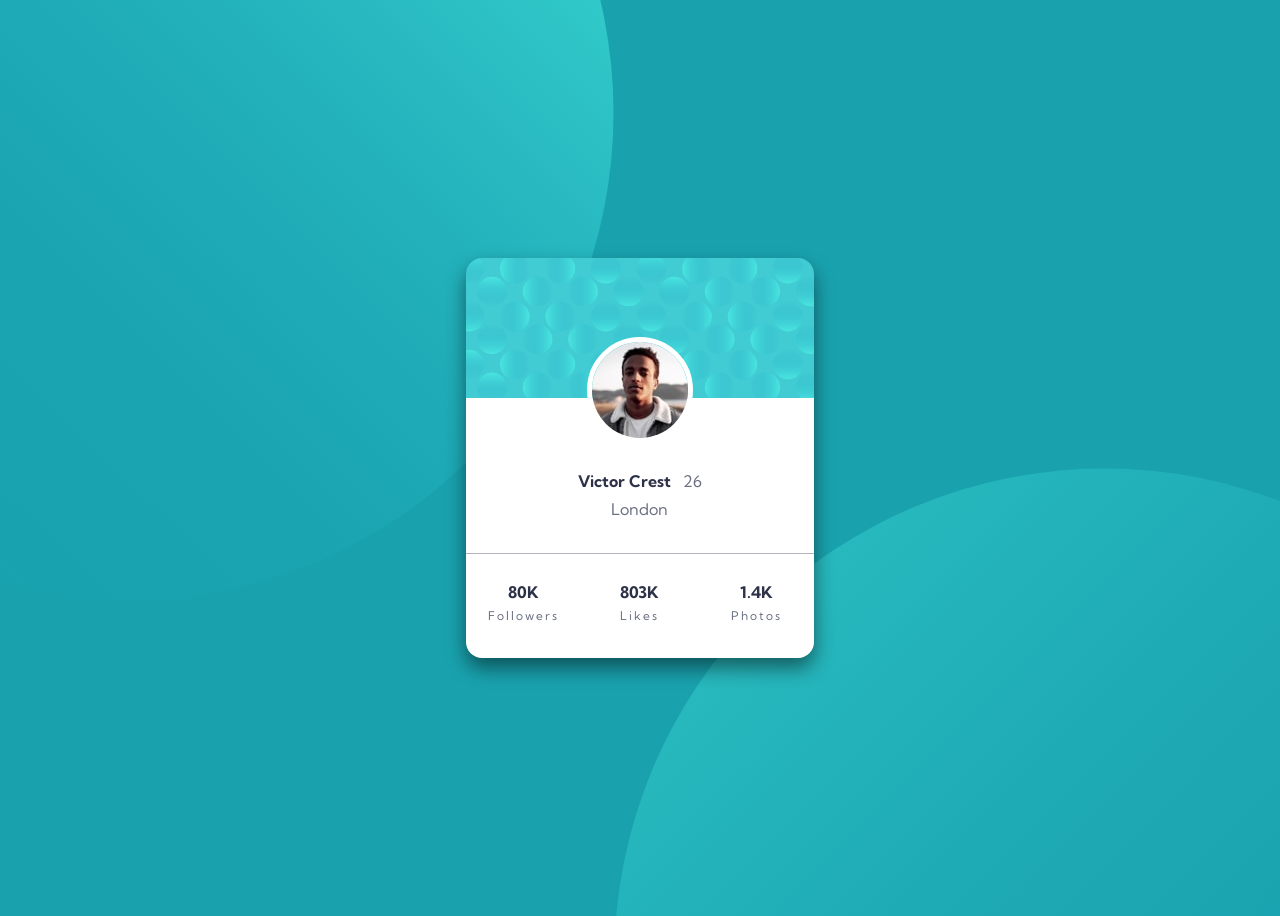
<file: index.html>
<!DOCTYPE html>
<html lang="en">
<head>
  <meta charset="UTF-8">
  <meta name="viewport" content="width=device-width, initial-scale=1.0"> <!-- displays site properly based on user's device -->

  <link rel="icon" type="image/png" sizes="32x32" href="./images/favicon-32x32.png">
  
  <title>Frontend Mentor | Profile card component</title>

  <!-- Feel free to remove these styles or customise in your own stylesheet 👍 -->
  <style>
    .attribution { font-size: 11px; text-align: center; }
    .attribution a { color: hsl(228, 45%, 44%); }
  </style>
  <link rel="stylesheet" href="style.css">
</head>
<body>

  <main>
    <div class="card">
      <div class="img"><img src="images/image-victor.jpg" alt="Victor profile picture"></div>
      <div class="coords">
        <div class="name">Victor Crest <span class="age">26</span></div>
        <div class="city">London</div>
      </div>
      <div class="stats">
        <div class="element elemnt-1">
          <div class="number">80K</div>
          <div class="stat">Followers</div>
        </div>
        <div class="element element-2">
          <div class="number">803K</div>
          <div class="stat">Likes</div>
        </div>
        <div class="element element-3">
          <div class="number">1.4K</div>
          <div class="stat">Photos</div>
        </div>
      </div>
    </div>
  </main>

  <div class="attribution">
    Challenge by <a href="https://www.frontendmentor.io?ref=challenge" target="_blank">Frontend Mentor</a>. 
    Coded by <a href="#">Malek Miled</a>.
  </div>
</body>
</html>
</file>
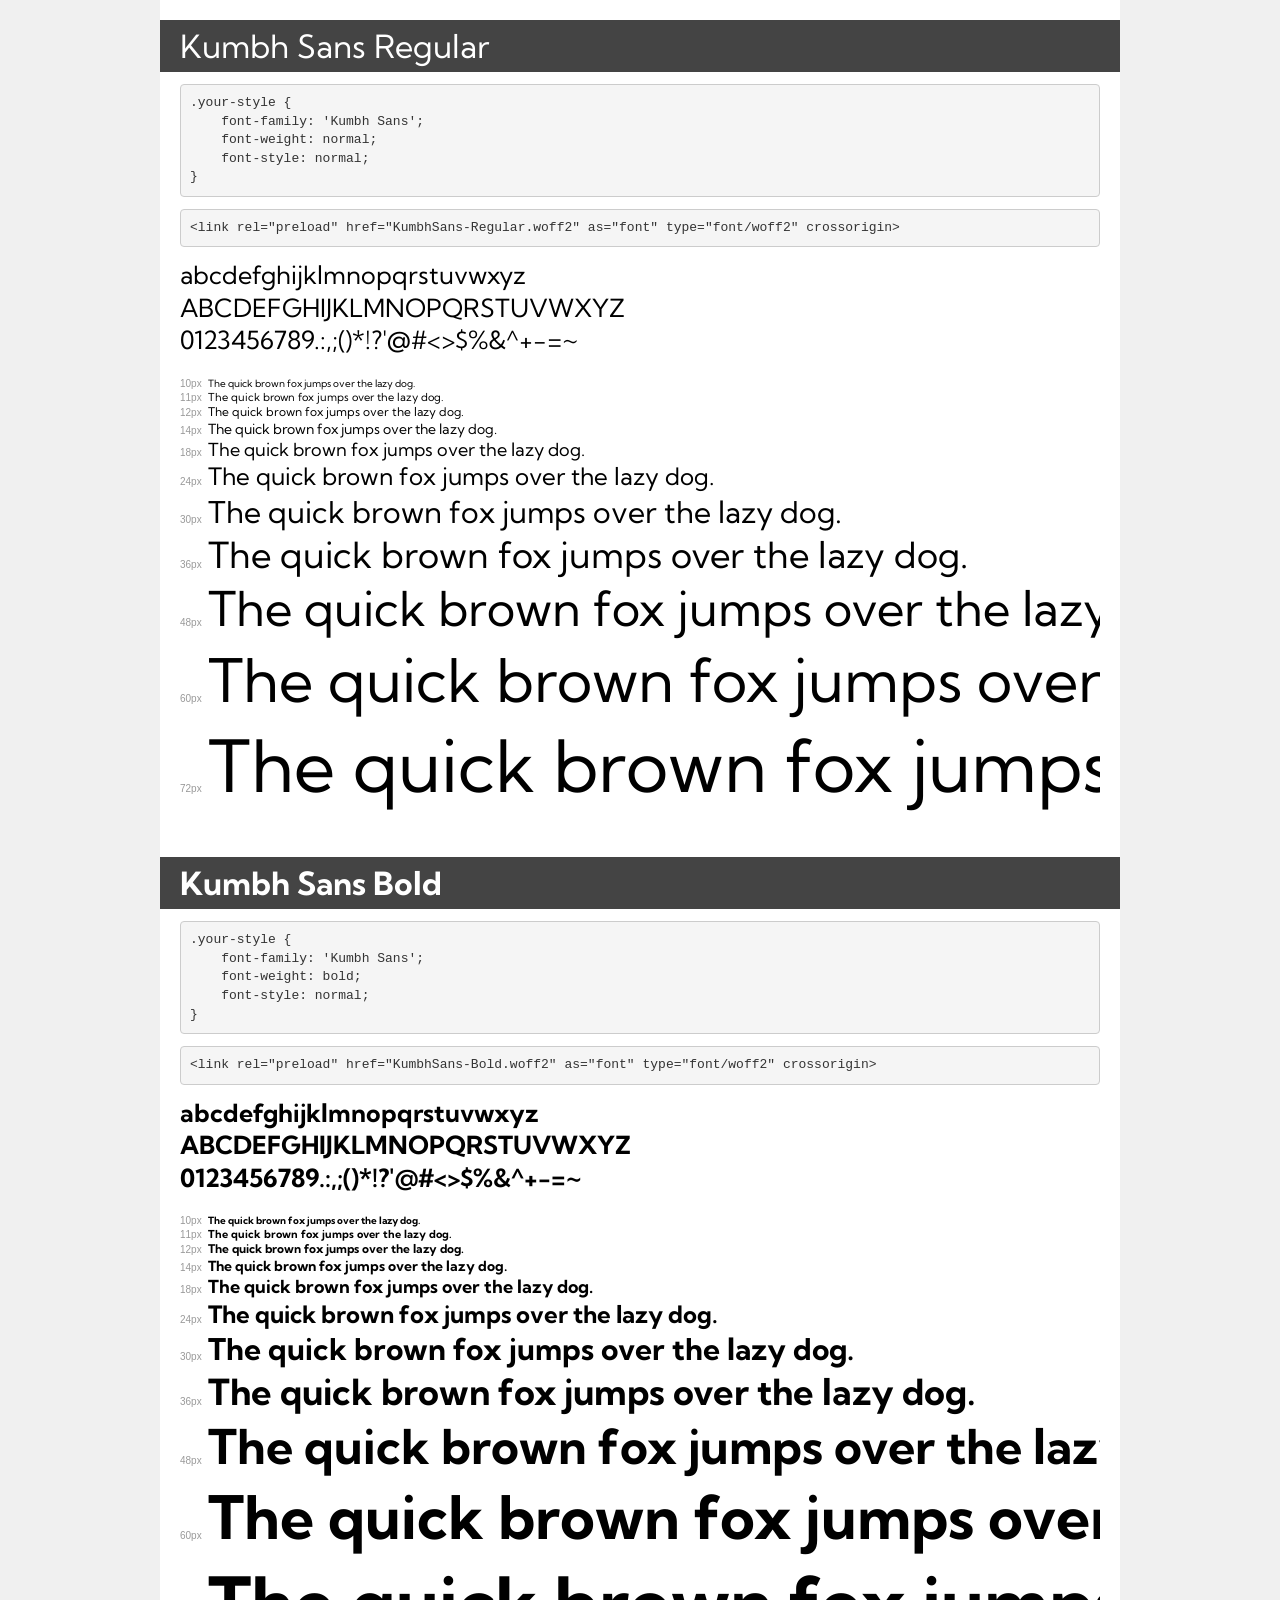
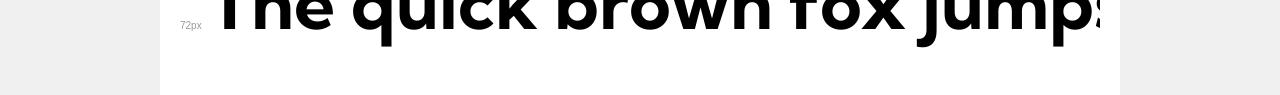
<file: fonts/demo.html>
<!DOCTYPE html>
<html lang="en">
<head>
    <meta charset="utf-8">
    <meta http-equiv="X-UA-Compatible" content="IE=edge">
    <meta name="viewport" content="width=device-width, initial-scale=1">
    <meta name="robots" content="noindex, noarchive">
    <meta name="format-detection" content="telephone=no">
    <title>Transfonter demo</title>
    <link href="stylesheet.css" rel="stylesheet">
    <style>
        /*
        http://meyerweb.com/eric/tools/css/reset/
        v2.0 | 20110126
        License: none (public domain)
        */
        html, body, div, span, applet, object, iframe,
        h1, h2, h3, h4, h5, h6, p, blockquote, pre,
        a, abbr, acronym, address, big, cite, code,
        del, dfn, em, img, ins, kbd, q, s, samp,
        small, strike, strong, sub, sup, tt, var,
        b, u, i, center,
        dl, dt, dd, ol, ul, li,
        fieldset, form, label, legend,
        table, caption, tbody, tfoot, thead, tr, th, td,
        article, aside, canvas, details, embed,
        figure, figcaption, footer, header, hgroup,
        menu, nav, output, ruby, section, summary,
        time, mark, audio, video {
            margin: 0;
            padding: 0;
            border: 0;
            font-size: 100%;
            font: inherit;
            vertical-align: baseline;
        }
        /* HTML5 display-role reset for older browsers */
        article, aside, details, figcaption, figure,
        footer, header, hgroup, menu, nav, section {
            display: block;
        }
        body {
            line-height: 1;
        }
        ol, ul {
            list-style: none;
        }
        blockquote, q {
            quotes: none;
        }
        blockquote:before, blockquote:after,
        q:before, q:after {
            content: '';
            content: none;
        }
        table {
            border-collapse: collapse;
            border-spacing: 0;
        }
        /* demo styles */
        body {
            background: #f0f0f0;
            color: #000;
        }
        .page {
            background: #fff;
            width: 920px;
            margin: 0 auto;
            padding: 20px 20px 0 20px;
            overflow: hidden;
        }
        .font-container {
            overflow-x: auto;
            overflow-y: hidden;
            margin-bottom: 40px;
            line-height: 1.3;
            white-space: nowrap;
            padding-bottom: 5px;
        }
        h1 {
            position: relative;
            background: #444;
            font-size: 32px;
            color: #fff;
            padding: 10px 20px;
            margin: 0 -20px 12px -20px;
        }
        .letters {
            font-size: 25px;
            margin-bottom: 20px;
        }
        .s10:before {
            content: '10px';
        }
        .s11:before {
            content: '11px';
        }
        .s12:before {
            content: '12px';
        }
        .s14:before {
            content: '14px';
        }
        .s18:before {
            content: '18px';
        }
        .s24:before {
            content: '24px';
        }
        .s30:before {
            content: '30px';
        }
        .s36:before {
            content: '36px';
        }
        .s48:before {
            content: '48px';
        }
        .s60:before {
            content: '60px';
        }
        .s72:before {
            content: '72px';
        }
        .s10:before, .s11:before, .s12:before, .s14:before,
        .s18:before, .s24:before, .s30:before, .s36:before,
        .s48:before, .s60:before, .s72:before {
            font-family: Arial, sans-serif;
            font-size: 10px;
            font-weight: normal;
            font-style: normal;
            color: #999;
            padding-right: 6px;
        }
        pre {
            display: block;
            padding: 9px;
            margin: 0 0 12px;
            font-family: Monaco, Menlo, Consolas, "Courier New", monospace;
            font-size: 13px;
            line-height: 1.428571429;
            color: #333;
            font-weight: normal;
            font-style: normal;
            background-color: #f5f5f5;
            border: 1px solid #ccc;
            overflow-x: auto;
            border-radius: 4px;
        }
        /* responsive */
        @media (max-width: 959px) {
            .page {
                width: auto;
                margin: 0;
            }
        }
    </style>
</head>
<body>
<div class="page">
    <div class="demo">
        <h1 style="font-family: 'Kumbh Sans'; font-weight: normal; font-style: normal;">Kumbh Sans Regular</h1>
        <pre title="Usage">.your-style {
    font-family: 'Kumbh Sans';
    font-weight: normal;
    font-style: normal;
}</pre>
        <pre title="Preload (optional)">
&lt;link rel=&quot;preload&quot; href=&quot;KumbhSans-Regular.woff2&quot; as=&quot;font&quot; type=&quot;font/woff2&quot; crossorigin&gt;</pre>
        <div class="font-container" style="font-family: 'Kumbh Sans'; font-weight: normal; font-style: normal;">
            <p class="letters">
                abcdefghijklmnopqrstuvwxyz<br>
ABCDEFGHIJKLMNOPQRSTUVWXYZ<br>
                0123456789.:,;()*!?'@#&lt;&gt;$%&^+-=~
            </p>
            <p class="s10" style="font-size: 10px;">The quick brown fox jumps over the lazy dog.</p>
            <p class="s11" style="font-size: 11px;">The quick brown fox jumps over the lazy dog.</p>
            <p class="s12" style="font-size: 12px;">The quick brown fox jumps over the lazy dog.</p>
            <p class="s14" style="font-size: 14px;">The quick brown fox jumps over the lazy dog.</p>
            <p class="s18" style="font-size: 18px;">The quick brown fox jumps over the lazy dog.</p>
            <p class="s24" style="font-size: 24px;">The quick brown fox jumps over the lazy dog.</p>
            <p class="s30" style="font-size: 30px;">The quick brown fox jumps over the lazy dog.</p>
            <p class="s36" style="font-size: 36px;">The quick brown fox jumps over the lazy dog.</p>
            <p class="s48" style="font-size: 48px;">The quick brown fox jumps over the lazy dog.</p>
            <p class="s60" style="font-size: 60px;">The quick brown fox jumps over the lazy dog.</p>
            <p class="s72" style="font-size: 72px;">The quick brown fox jumps over the lazy dog.</p>
        </div>
    </div>

    <div class="demo">
        <h1 style="font-family: 'Kumbh Sans'; font-weight: bold; font-style: normal;">Kumbh Sans Bold</h1>
        <pre title="Usage">.your-style {
    font-family: 'Kumbh Sans';
    font-weight: bold;
    font-style: normal;
}</pre>
        <pre title="Preload (optional)">
&lt;link rel=&quot;preload&quot; href=&quot;KumbhSans-Bold.woff2&quot; as=&quot;font&quot; type=&quot;font/woff2&quot; crossorigin&gt;</pre>
        <div class="font-container" style="font-family: 'Kumbh Sans'; font-weight: bold; font-style: normal;">
            <p class="letters">
                abcdefghijklmnopqrstuvwxyz<br>
ABCDEFGHIJKLMNOPQRSTUVWXYZ<br>
                0123456789.:,;()*!?'@#&lt;&gt;$%&^+-=~
            </p>
            <p class="s10" style="font-size: 10px;">The quick brown fox jumps over the lazy dog.</p>
            <p class="s11" style="font-size: 11px;">The quick brown fox jumps over the lazy dog.</p>
            <p class="s12" style="font-size: 12px;">The quick brown fox jumps over the lazy dog.</p>
            <p class="s14" style="font-size: 14px;">The quick brown fox jumps over the lazy dog.</p>
            <p class="s18" style="font-size: 18px;">The quick brown fox jumps over the lazy dog.</p>
            <p class="s24" style="font-size: 24px;">The quick brown fox jumps over the lazy dog.</p>
            <p class="s30" style="font-size: 30px;">The quick brown fox jumps over the lazy dog.</p>
            <p class="s36" style="font-size: 36px;">The quick brown fox jumps over the lazy dog.</p>
            <p class="s48" style="font-size: 48px;">The quick brown fox jumps over the lazy dog.</p>
            <p class="s60" style="font-size: 60px;">The quick brown fox jumps over the lazy dog.</p>
            <p class="s72" style="font-size: 72px;">The quick brown fox jumps over the lazy dog.</p>
        </div>
    </div>

</div>
</body>
</html>
</file>
<file: style.css>
@font-face {
    font-family: 'Kumbh Sans';
    font-weight: 400;
    src: url('fonts/KumbhSans-Regular.woff2') format('woff2'),
         url('fonts/KumbhSans-Regular.woff') format('woff');
}
@font-face {
    font-family: 'Kumbh Sans';
    font-weight: 700;
    src: url('fonts/KumbhSans-Bold.woff2') format('woff2'),
         url('fonts/KumbhSans-Bold.woff') format('woff');
}


.attribution {
    display: none;
}

body {
    background: url('images/bg-pattern-top.svg'), url('images/bg-pattern-bottom.svg');
    background-position: right 52vw bottom 35vh, left 48vw top 52vh;
    background-repeat: no-repeat, no-repeat;
    background-color: hsl(185deg, 75%, 39%);
}

main {
    display: flex;
    justify-content: center;
    align-items: center;

    height: 100vh;
}

.card {
    background-image: url('images/bg-pattern-card.svg');
    background-repeat: no-repeat;
    background-position: top;

    width: 21.8rem;
    height: 25rem;
    background-color: white;

    display: grid;
    grid-template-rows: 0.75fr repeat(3,1fr);
    grid-template-areas:
    'empty'
    'img'
    'coords'
    'stats';

    border-radius: 1rem;
    box-shadow: 0px 10px 20px rgba(0, 0, 0, 0.485);
}
img {
    border-radius: 50%;
    border: 5px white solid;
}
.img {
    grid-area: img;
    margin: auto;
}

.coords {
    grid-area: coords;
    text-align: center;
    margin-top: 1.5rem;  
    font-family: 'Kumbh Sans', sans-serif;
}
.name {
    font-weight: 700;
    color: hsl(229, 23%, 23%);
}
.age,.city {
    font-weight: 400;
    color: hsl(227, 10%, 46%);
}
.age {
    padding-left: 0.5rem;
}
.city {
    padding-top: 0.5rem;
}




.stats {
    grid-area: stats;
    text-align: center;
    padding-top: 1.75rem;
    margin-bottom: 0;


    display: grid;
    grid-template-columns:repeat(3,1fr);
    grid-template-areas: 'followers likes photos';

    font-family: 'Kumbh Sans', sans-serif;

    border-top: 1px hsla(227, 10%, 46%, 0.512) solid;
}

.number {
    font-weight: 700;
    color: hsl(229, 23%, 23%);;
}
.stat {
    font-size: 0.75rem;
    font-weight: 400;
    letter-spacing: 0.125rem;
    color: hsl(227, 10%, 46%);
    
    padding-top: 0.4rem;
}

.element-1 {
    grid-area: followers;
}
.element-2 {
    grid-area: likes;
}
.element-3 {
    grid-area: photos;
}
</file>
<file: fonts/stylesheet.css>
@font-face {
    font-family: 'Kumbh Sans';
    src: url('KumbhSans-Regular.woff2') format('woff2'),
        url('KumbhSans-Regular.woff') format('woff');
    font-weight: normal;
    font-style: normal;
    font-display: swap;
}

@font-face {
    font-family: 'Kumbh Sans';
    src: url('KumbhSans-Bold.woff2') format('woff2'),
        url('KumbhSans-Bold.woff') format('woff');
    font-weight: bold;
    font-style: normal;
    font-display: swap;
}
</file>
